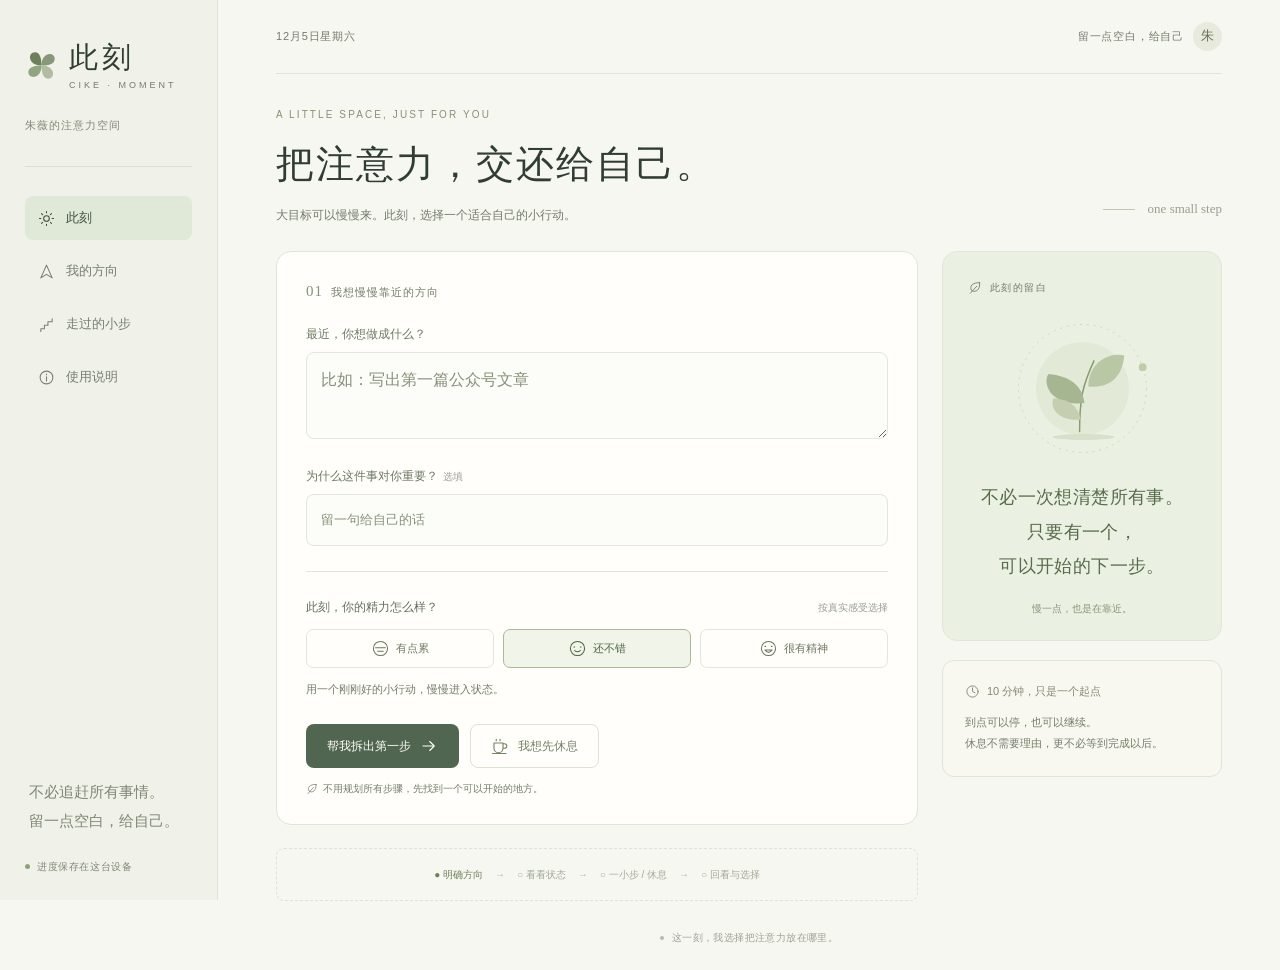
<file: index.html>
<!doctype html>
<html lang="zh-CN">
<head>
  <meta charset="utf-8"><meta name="viewport" content="width=device-width,initial-scale=1">
  <meta name="theme-color" content="#506650"><meta name="description" content="此刻，朱薇的注意力小工具。把目标变成现在能开始的一小步，也为休息留出位置。">
  <title>此刻 · 把注意力，交还给自己</title>
  <style>:root{--bg:#f7f7f2;--paper:#fffefb;--ink:#303d34;--muted:#7d8377;--green:#506650;--dark:#3d513e;--line:#e1e4d9;--pale:#eaf0e2;--peach:#efe6d8;--serif:Georgia,'Songti SC','STSong',serif;--sans:-apple-system,BlinkMacSystemFont,'PingFang SC','Microsoft YaHei',sans-serif}
*{box-sizing:border-box}body{margin:0;background:var(--bg);color:var(--ink);font:14px/1.7 var(--sans);-webkit-font-smoothing:antialiased}button,input,textarea,select{font:inherit}button,a,input,textarea{touch-action:manipulation}button{cursor:pointer}button:disabled{opacity:.45;cursor:default}button:focus-visible,a:focus-visible{outline:3px solid #a5b990;outline-offset:4px}input:focus,textarea:focus{outline:none;border-color:#879d76!important;box-shadow:0 0 0 3px #92a27a16}button{color:inherit}button svg{width:18px;height:18px;flex-shrink:0}svg{display:block}.shell{min-height:100vh;display:grid;grid-template-columns:218px minmax(0,1fr)}.sidebar{position:sticky;top:0;height:100vh;border-right:1px solid var(--line);padding:39px 25px 25px;display:flex;flex-direction:column;background:#f0f2e9}.brand{display:flex;align-items:center;gap:11px;font-size:29px;letter-spacing:4px;font-weight:550;line-height:1.25}.brand svg{width:33px;height:33px;color:var(--green)}.brand small{font-size:9px;letter-spacing:3px;color:var(--muted);display:block;font-weight:400;margin-top:5px}.space-owner{font-size:11px;letter-spacing:1px;color:#828877;margin-top:24px;padding-bottom:32px;border-bottom:1px solid #dce0d2}.nav{display:grid;gap:9px;margin-top:29px}.nav button{border:0;background:none;text-align:left;display:flex;align-items:center;gap:11px;border-radius:8px;padding:11px 13px;color:#777f71;font-size:13px}.nav button.active{background:#e0e8d8;color:#40523a;font-weight:550}.nav button:hover{background:#e6ecdf}.nav button svg{width:17px;height:17px}.side-bottom{margin-top:auto}.side-note{margin:20px 4px 23px;font-family:var(--serif);font-size:15px;line-height:1.9;color:#7d8773}.save-label{display:flex;align-items:center;gap:7px;font-size:10px;letter-spacing:.6px;color:#7f8777}.save-label i{width:5px;height:5px;background:#90a277;border-radius:50%}.save-label.error{color:#975e49}.main{width:100%;max-width:1320px;margin:auto;padding:0 58px 24px;align-self:start}.topbar{display:flex;align-items:center;justify-content:space-between;height:87px;border-bottom:1px solid var(--line);font-size:11px;color:var(--muted);letter-spacing:.8px}.topbar .right{display:flex;align-items:center;gap:9px}.avatar{height:29px;width:29px;border-radius:50%;background:#e8eadd;display:grid;place-items:center;color:#657256;font-family:var(--serif);font-size:13px}.welcome{padding:43px 0 30px;display:flex;justify-content:space-between;gap:24px;align-items:flex-end}.eyebrow{font-size:10px;letter-spacing:2.1px;color:#879174;text-transform:uppercase;margin-bottom:13px}.welcome h1{font-family:var(--serif);font-size:38px;font-weight:400;line-height:1.5;letter-spacing:2px;margin:0 0 12px}.welcome p{margin:0;color:var(--muted);font-size:12px}.edition{font-family:var(--serif);font-size:13px;color:#98a08e;white-space:nowrap;padding-bottom:5px;display:flex;align-items:center;gap:13px}.edition:before{content:'';width:32px;height:1px;background:#bfc7b5}.columns{display:grid;grid-template-columns:minmax(0,1fr) 280px;gap:24px;align-items:start}.card{background:var(--paper);border:1px solid var(--line);border-radius:15px;padding:27px 29px}.card-heading{display:flex;align-items:center;justify-content:space-between;gap:12px}.section-label{font-size:11px;letter-spacing:1px;color:#7e8776;display:flex;align-items:center;gap:8px}.section-label .number{font-family:var(--serif);color:#859776;font-size:15px}.section-label svg{width:14px;height:14px}.quiet{border:none;background:none;padding:4px 0;color:#839073;font-size:11px;display:inline-flex;align-items:center;gap:5px}.quiet:hover{color:#344c2d;text-decoration:underline}.quiet svg{width:13px;height:13px}.goal-title{font-size:19px;font-weight:450;margin:18px 0 7px;line-height:1.65;overflow-wrap:anywhere}.goal-why{color:var(--muted);font-size:12px;margin:0}.thin-rule{border:0;border-top:1px solid var(--line);margin:25px 0}.field{display:block;font-size:12px;color:#6c7863;margin:19px 0 8px}.field small{color:#9a9e94;font-size:10px;margin-left:5px;font-weight:400}textarea,input[type=text],input[type=number]{width:100%;border:1px solid #e3e6dc;border-radius:8px;background:#fcfcf8;color:var(--ink);padding:13px 14px;font-size:13px;transition:border .2s;line-height:1.8}textarea{resize:vertical;min-height:77px}textarea::placeholder,input::placeholder{color:#a6ad9c}.goal-input{font-size:16px;min-height:87px}.energy-header{display:flex;align-items:center;gap:7px;margin-bottom:12px;color:#64705e;font-size:12px}.energy-header span{font-size:10px;color:#999f93;margin-left:auto}.energy-options{display:flex;gap:9px}.energy{flex:1;display:flex;align-items:center;justify-content:center;gap:7px;border:1px solid #e3e6dc;background:transparent;border-radius:7px;padding:9px 5px;font-size:11px;white-space:nowrap;color:#828a78}.energy.selected{border-color:#aaba99;background:#f0f4e9;color:#526742}.energy svg{width:17px;height:17px}.energy-note{font-size:11px;color:#939b8a;margin:12px 0 0;min-height:19px}.actions{display:flex;align-items:center;flex-wrap:wrap;gap:11px;margin-top:25px}.primary,.secondary,.soft,.danger{border:1px solid transparent;border-radius:8px;display:inline-flex;align-items:center;justify-content:center;gap:9px;padding:11px 20px;font-size:12px;font-weight:500;min-height:43px;transition:background .2s,transform .15s}.primary{background:var(--green);color:#fffef9}.primary:hover{background:#3f563e;transform:translateY(-1px)}.secondary{border-color:#dce2d2;background:transparent;color:#738165}.secondary:hover{background:#f0f3e9}.soft{background:#edf1e5;color:#60764d}.soft:hover{background:#e2e9d7}.danger{background:#f6eae3;color:#965842}.wide{width:100%}.small{padding:7px 11px;min-height:32px;font-size:11px}.helper{font-size:10px;color:#9ba190;margin-top:12px;display:flex;gap:5px;align-items:center}.helper svg{width:12px;height:12px}.right-col{display:grid;gap:19px}.breathing-card{padding:27px 25px 23px;background:#eaf0e2;border:1px solid #e1e7d8;border-radius:15px;overflow:hidden;position:relative}.breathing-card .section-label{font-size:10px;letter-spacing:1.4px}.garden{height:160px;position:relative;display:grid;place-items:center;margin:10px 0 14px}.garden svg{width:165px;height:165px;overflow:visible}.garden .halo{transform-origin:center;animation:breathe 8s ease-in-out infinite}.garden .sprout{transform-origin:80px 125px;animation:sway 10s ease-in-out infinite}.breathing-card blockquote{font-family:var(--serif);font-size:18px;line-height:1.9;font-weight:400;text-align:center;margin:0;color:#596b4b;letter-spacing:.4px}.breathing-card p{font-size:10px;text-align:center;color:#879578;margin:17px 0 0}.margin-note{border:1px solid var(--line);border-radius:12px;padding:21px 22px;background:#f8f8f1}.margin-note .mini-title{font-size:11px;display:flex;gap:7px;color:#83896f;align-items:center}.margin-note svg{width:15px;height:15px}.margin-note p{font-size:11px;line-height:1.95;color:#959b8a;margin:11px 0 0}.path-strip{margin-top:23px;display:flex;align-items:center;justify-content:center;gap:12px;font-size:10px;color:#a3aa99;padding:17px 10px;border:1px dashed #dee3d4;border-radius:8px}.path-strip span{display:flex;align-items:center;gap:6px}.path-strip .current{color:#6e8258}.path-strip i{font-style:normal;color:#b1b8a7}.footnote{display:flex;align-items:center;gap:8px;justify-content:center;font-size:10px;color:#9ca393;margin-top:28px;letter-spacing:.4px}.footnote:before{content:'';width:4px;height:4px;border-radius:50%;background:#b4bba9}.draft-card{margin-top:22px;background:#f4f6ef;padding:21px 23px;border-radius:11px;border:1px solid #e2e8d8}.draft-top{display:flex;align-items:center;justify-content:space-between;gap:10px}.pill{font-size:10px;color:#7f906e;background:#e8eedf;border-radius:20px;padding:3px 9px;white-space:nowrap}.draft-card h2{font-family:var(--serif);font-size:23px;line-height:1.6;letter-spacing:.5px;font-weight:400;margin:15px 0 13px;overflow-wrap:anywhere}.criterion{padding-top:14px;border-top:1px solid #dfe5d7;font-size:12px;color:#829071;line-height:1.9}.criterion strong{display:block;color:#6f7e60;font-size:10px;font-weight:500;margin-bottom:3px}.draft-tools{display:flex;gap:20px;margin-top:13px}.focus-card{text-align:center;padding:25px 32px 30px}.focus-card h2{font:400 26px/1.65 var(--serif);margin:22px 0 11px;overflow-wrap:anywhere}.focus-card .criterion{border:0;max-width:450px;margin:auto;padding:0}.timer-wrap{width:220px;height:220px;margin:25px auto 17px;position:relative}.timer-wrap>svg{width:100%;height:100%;transform:rotate(-90deg)}.timer-track{fill:none;stroke:#edf0e7;stroke-width:2}.timer-progress{fill:none;stroke:#91a17c;stroke-width:2.5;stroke-linecap:round;transition:stroke-dashoffset .4s}.timer-content{position:absolute;inset:0;display:flex;flex-direction:column;align-items:center;justify-content:center}.time{font:400 49px/1.2 var(--serif);font-variant-numeric:tabular-nums;letter-spacing:2px;color:#526448}.timer-status{margin-top:10px;font-size:11px;letter-spacing:1px;color:#9aa18c}.focus-card .actions{justify-content:center;margin-top:17px}.focus-subactions{display:flex;justify-content:center;flex-wrap:wrap;gap:23px;margin-top:17px}.checkin{border-radius:9px;padding:12px 16px;background:#eff3e7;color:#778763;font-size:12px;margin:16px 0}.scratch{margin-top:12px;min-height:117px;background:transparent;font-size:11px}.scratch-label{font-size:10px;color:#a4aa9b;margin-top:5px}.review-icon{width:48px;height:48px;background:#e9f0dd;border-radius:50%;display:grid;place-items:center;margin:8px auto 20px;color:#809768}.review-icon svg{width:23px;height:23px}.review-title{font:400 28px/1.6 var(--serif);text-align:center;margin:0 0 11px}.review-subtitle{text-align:center;color:#9aa18f;font-size:12px;margin-bottom:27px}.recommendation{margin-top:21px;padding:15px 16px;background:#f3f5ec;border-radius:9px;color:#7b8b67;font-size:12px;line-height:1.9}.rest-options{display:grid;grid-template-columns:1fr 1fr;gap:10px;margin:22px 0}.rest-choice{background:#f7f8f0;border:1px solid #e3e9d9;border-radius:10px;display:flex;flex-direction:column;align-items:flex-start;text-align:left;padding:16px;gap:6px}.rest-choice:hover{border-color:#a5b58e;background:#eff4e5}.rest-choice strong{font-size:13px;font-weight:500}.rest-choice span{font-size:11px;color:#94a081}.page-head{display:flex;align-items:center;justify-content:space-between;margin:43px 0 27px;gap:15px}.page-head h1{font:400 32px/1.5 var(--serif);margin:0 0 9px;letter-spacing:1px}.page-head p{color:#939c88;font-size:12px;margin:0}.list{display:grid;gap:15px}.goal-item{padding:23px 25px}.goal-item h2{font-size:17px;font-weight:450;margin:7px 0;overflow-wrap:anywhere}.goal-item p{font-size:12px;color:#8d977f;margin:0;overflow-wrap:anywhere}.goal-item .actions{margin-top:17px}.goal-item.archived{opacity:.65}.empty{padding:52px 35px;text-align:center;background:var(--paper);border:1px dashed #dce4d3;border-radius:15px}.empty svg{width:37px;height:37px;margin:auto;color:#aab797}.empty h2{font:400 23px/1.6 var(--serif);margin:20px 0 12px}.empty p{color:#969f8a;font-size:12px;margin-bottom:22px}.history-day{font-size:11px;color:#89987a;letter-spacing:1px;margin:24px 0 13px}.history-item{border-left:1px solid #d8e1ce;margin-left:10px;padding:0 0 24px 26px;position:relative}.history-item:before{content:'';position:absolute;width:7px;height:7px;border-radius:50%;background:#a3b291;left:-4px;top:9px}.history-meta{font-size:10px;color:#a1aa97;display:flex;gap:12px;align-items:center;flex-wrap:wrap}.history-item h3{font-size:14px;font-weight:400;margin:6px 0 7px;overflow-wrap:anywhere}.history-item p{font-size:11px;color:#8d987e;margin:4px 0;overflow-wrap:anywhere}.about{max-width:780px}.about h2{font:400 21px/1.6 var(--serif);margin-top:0}.about p,.about li{color:#839075;font-size:12px;line-height:2}.about section{margin-bottom:20px}.about a{color:#6e8655;text-underline-offset:3px}.about .actions{margin-top:17px}.inline-fields{display:flex;align-items:center;gap:12px}.inline-fields input[type=number]{width:90px}.session-reminder{margin-bottom:20px;border:1px solid #cedac2;background:#edf3e5;border-radius:9px;padding:13px 17px;display:flex;justify-content:space-between;align-items:center;color:#6c8058;font-size:12px;gap:10px}.closed-card{text-align:center;padding:55px 28px}.closed-card h2{font:400 30px/1.7 var(--serif);margin:0 0 15px}.closed-card p{font-size:12px;color:#89977a}.closed-card .actions{justify-content:center}.resume-banner{padding:12px 15px;border-radius:8px;background:#eef3e6;color:#7f8f6e;font-size:11px;margin-bottom:18px}dialog{border:1px solid #dce4d1;border-radius:17px;background:var(--paper);color:var(--ink);padding:31px;max-width:500px;width:calc(100% - 32px);box-shadow:0 25px 90px #33432b26}dialog::backdrop{background:#303b304d;backdrop-filter:blur(4px)}dialog h2{font:400 25px/1.5 var(--serif);margin:0 0 13px}dialog p{font-size:12px;color:#8a977d}dialog .close-modal{position:absolute;right:16px;top:13px;border:0;background:transparent;color:#98a28b;font-size:22px;padding:4px 9px}dialog .actions{justify-content:flex-end}dialog .dialog-note{font-size:11px;margin:14px 0 0}#toast{position:fixed;bottom:26px;left:50%;transform:translate(-50%,10px);background:#465b42;color:white;padding:11px 21px;border-radius:9px;font-size:12px;z-index:20;opacity:0;pointer-events:none;transition:all .2s;max-width:90vw;text-align:center}#toast.show{opacity:1;transform:translate(-50%,0)}.storage-warning{border:1px solid #e1c8b7;background:#fcf2e8;color:#936d4f;padding:12px 16px;margin:20px 0;border-radius:9px;font-size:12px}.visually-hidden{position:absolute;width:1px;height:1px;padding:0;overflow:hidden;clip:rect(0,0,0,0);white-space:nowrap}.result-note{font-size:12px;padding:17px;background:#f1f5e8;border-radius:9px;color:#71835e;line-height:1.9}.minute-input{max-width:95px}.session-goal{font-size:11px;color:#94a084;overflow-wrap:anywhere}.toggle-archive{margin-top:21px}.subtitle-warning{font-size:11px;color:#a5876b}.review-note{min-height:62px}.divider-row{display:flex;align-items:center;gap:15px;justify-content:space-between}.divider-row .quiet{white-space:nowrap}.pill.rest{background:#e7eddf}.pill.partial{background:#f1eada;color:#aa9475}.hidden{display:none!important}@keyframes breathe{0%,100%{opacity:.55;transform:scale(.94)}50%{opacity:1;transform:scale(1.03)}}@keyframes sway{0%,100%{transform:rotate(-2deg)}50%{transform:rotate(2deg)}}
@media(min-width:1500px){.main{padding-left:75px;padding-right:75px}.columns{grid-template-columns:minmax(0,1fr) 300px}.welcome{padding-top:50px}.welcome h1{font-size:43px}}
@media(max-width:1150px){.main{padding:0 32px 25px}.shell{grid-template-columns:192px minmax(0,1fr)}.sidebar{padding:31px 20px 24px}.columns{grid-template-columns:minmax(0,1fr) 245px;gap:18px}.card{padding:23px}.welcome h1{font-size:34px}.edition{display:none}.energy-options{gap:5px}.energy{font-size:10px;gap:4px}.breathing-card{padding:24px 17px}.breathing-card blockquote{font-size:16px}}
@media(max-width:960px){.columns{grid-template-columns:1fr}.right-col{grid-template-columns:1fr 1fr}.breathing-card{padding:23px}.garden{display:none}.breathing-card blockquote{font-size:15px;margin-top:21px}.breathing-card p{margin-top:12px}.margin-note{padding:23px}.side-note{font-size:13px}.welcome h1{font-size:35px}}
@media(max-width:650px){.shell{display:block}.sidebar{position:fixed;top:auto;bottom:0;z-index:5;height:auto;width:100%;padding:6px 12px calc(7px + env(safe-area-inset-bottom));border-top:1px solid #dce3d2;border-right:0;background:#f2f4eccf;backdrop-filter:blur(16px)}.brand,.space-owner,.side-bottom{display:none}.nav{display:flex;margin:0;gap:5px;justify-content:space-around}.nav button{display:flex;flex-direction:column;gap:3px;font-size:10px;padding:7px 10px;flex:1;align-items:center;white-space:nowrap}.nav button svg{width:18px;height:18px}.main{padding:0 21px 108px}.topbar{height:64px;font-size:10px;letter-spacing:0}.topbar .right{font-size:10px}.welcome{padding:28px 0 24px}.welcome h1{font-size:32px;letter-spacing:1px;margin-bottom:10px}.welcome p{font-size:11px;line-height:1.9}.welcome .eyebrow{font-size:9px;margin-bottom:10px}.card{padding:21px 20px;border-radius:12px}.energy{font-size:11px;padding:9px 4px}.energy-header span{font-size:9px}.actions{gap:9px}.primary,.secondary,.soft{padding:11px 14px;font-size:12px}.right-col{grid-template-columns:1fr}.right-col .breathing-card{display:none}.margin-note{padding:17px 20px}.margin-note p{margin-top:7px}.path-strip{gap:7px;padding:14px 5px;font-size:9px;flex-wrap:wrap}.goal-input{font-size:14px}.footnote{font-size:9px;margin-top:20px}.draft-card{padding:19px;margin-top:20px}.draft-card h2{font-size:22px}.focus-card{padding:24px 20px}.focus-card h2{font-size:25px}.timer-wrap{width:196px;height:196px;margin-top:23px}.time{font-size:45px}.focus-subactions{gap:18px}.page-head{margin:30px 0 22px;align-items:flex-start}.page-head h1{font-size:28px}.page-head p{font-size:11px}.page-head .primary{padding:8px 12px;min-height:35px;white-space:nowrap}.page-head .primary svg{display:none}.rest-options{grid-template-columns:1fr 1fr}.rest-choice{padding:13px}.rest-choice strong{font-size:12px}dialog{padding:26px 23px}.review-title{font-size:27px}.goal-title{font-size:18px}.inline-fields{flex-wrap:wrap}#toast{bottom:90px}}
@media(prefers-reduced-motion:reduce){*,*:before,*:after{animation:none!important;transition:none!important;scroll-behavior:auto!important}}

/* Readable secondary copy and a quieter focus header. */
:root{--muted:#737b6b}.goal-why,.energy-note,.criterion,.recommendation,.margin-note p,.review-subtitle,.section-label,.helper,.about p,.about li{color:#737e68}.topbar{height:74px}.welcome{padding-top:32px;padding-bottom:26px}.welcome.compact{padding:24px 0 20px}.welcome.compact h1{font-size:25px;letter-spacing:1px;margin:0}.welcome.compact .eyebrow,.welcome.compact p,.welcome.compact .edition{display:none}.focus-card h2{margin-top:17px}.timer-wrap{margin-top:19px;margin-bottom:13px}.energy{color:#6d785e}.quiet{color:#6f805e}.scratch-label{color:#78876a}.goal-input::placeholder,input::placeholder,textarea::placeholder{color:#86917b}.history-meta{color:#79876c}.history-item p{color:#737e68}.review-subtitle{overflow-wrap:anywhere}.modal .field{color:#6e785f}@media(max-width:650px){.topbar{height:62px}.welcome{padding-top:25px}.welcome.compact{padding:22px 0 18px}.welcome.compact h1{font-size:23px}.welcome.compact+.columns .focus-card{padding-top:21px}}

.review-title,.draft-card h2,.focus-card h2{text-wrap:balance}@media(max-width:650px){.welcome:not(.compact) .headline-first{display:block}.review-title{font-size:25px}.welcome h1{font-size:30px}}
</style>
</head>
<body>
  <div id="app"><p style="padding:32px">正在打开此刻。如果页面未加载，<a href="../此刻.html">点这里打开完整版本</a>。</p></div><div id="toast" role="status" aria-live="polite"></div>
  <dialog id="modal" aria-labelledby="modal-title"></dialog>
  <input id="import-file" type="file" accept="application/json,.json" hidden>
  <script>(function (root) {
  'use strict';
  const uid = () => globalThis.crypto?.randomUUID?.() || `c${Date.now()}${Math.random().toString(36).slice(2)}`;
  const initial = () => ({ version: 1, owner: '朱薇', goals: [], activeGoalId: null, energy: 'steady', draft: null, session: null, suspended: null, review: null, history: [], scratch: '' });
  const recipes = [
    { key: /文章|写作|公众号|小红书|文案|报告|论文|日记|写/, steps: [
      ['写下想传达的 3 个要点', '每个要点只写一句话，先不润色。'],
      ['为其中 1 个要点补一个例子', '留下一段具体的例子或素材，几句话就够。'],
      ['把这个要点写成一小段', '写出一个可读的段落，允许它不完美。'],
      ['读一遍已有内容，只改一处', '修正一个不清楚的地方，再写下下次从哪里接着写。']
    ] },
    { key: /学习|学会|阅读|读书|课程|英语|考试|读完|看书/, steps: [
      ['选一小段内容，带着一个问题开始', '选好一页或一段课程，写下你想弄懂的 1 个问题。'],
      ['读或看这一小段，记下 3 个关键词', '只处理刚才选定的内容，留下 3 个关键词。'],
      ['用自己的话解释一个知识点', '不看原文，写出 2～3 句自己的理解。'],
      ['试做 1 道题，或举 1 个例子', '记录一次尝试，并标出一个还不清楚的地方。']
    ] },
    { key: /产品|工具|网站|网页|程序|代码|开发|应用|设计|方案|项目/, steps: [
      ['写下这个想法要解决的 3 个问题', '每个问题一句话，只写问题，不做排版。'],
      ['选最重要的 1 个问题，画出最短流程', '用 3 个步骤写清楚：从哪里开始、做什么、得到什么。'],
      ['给第一步做一个最粗糙的草稿', '留下一个草图、一段文字或一个能试的小片段。'],
      ['试一遍草稿，记下 1 个要改的地方', '记录一个具体问题，以及下次可以动手修改的位置。']
    ] },
    { key: /整理|收拾|清理|收纳|房间|文件|桌面|资料/, steps: [
      ['圈定一个小角落，只处理 5 件东西', '选一个抽屉、文件夹或桌面区域，先辨认 5 件物品。'],
      ['给这 5 件东西决定去处', '分成保留、待处理、可以移走；不确定的先留下。'],
      ['把需要保留的东西放回合适位置', '收好一小组即可，不扩大到其他区域。'],
      ['留一个方便下次开始的入口', '标记下次整理的一个小区域，然后停下来看看。']
    ] },
    { key: /运动|健身|散步|瑜伽|锻炼|跑步/, steps: [
      ['为一次轻松的活动准备好环境', '选好位置，放好水和需要的用品。'],
      ['按舒服的节奏活动一小会儿', '选一个熟悉且舒适的动作，感觉不适就停止。'],
      ['放慢下来，感受此刻的状态', '写下现在的身体感受，再决定今天是否到这里。']
    ] }
  ];
  function suggest(goal, energy = 'steady', index = 0, level = 0) {
    const title = goal.title.trim();
    const recipe = recipes.find(r => r.key.test(title));
    const generic = [
      ['写下这个目标完成时会是什么样', '写出一个具体结果，以及现在已经有的一个条件。'],
      ['找出离这个结果最近的一小步', '写清楚一个动作和它的结束点，只选你现在能动手的部分。'],
      ['动手做刚才选定的第一小段', '留下一个看得见的结果：一句话、一张草图或一次尝试。'],
      ['看一眼已有结果，选一个可调整的地方', '写下一个具体改动，作为下次的起点。']
    ];
    const steps = recipe?.steps || generic;
    const step = steps[Math.min(index, steps.length - 1)];
    let action = step[0], doneWhen = step[1], minutes = energy === 'low' ? 5 : 10;
    if (level === 1) { action = `先为「${step[0]}」留下一行草稿`; doneWhen = '只写一句话或留下一个标记。不完整也可以，到这里就能停。'; minutes = 5; }
    if (level >= 2) { action = '只打开需要用到的东西，找到开始的位置'; doneWhen = `为「${title}」打开一份文档、材料或准备一个位置，找到第一个可以动手的点。`; minutes = 2; }
    return { id: uid(), goalId: goal.id, title: action, doneWhen, minutes, level, template: true };
  }
  function elapsed(s, now = Date.now()) { return Math.max(0, s.elapsedMs + (s.status === 'running' ? Math.max(0, now - s.startedAt) : 0)); }
  function reconcile(s, now = Date.now()) {
    if (s?.status === 'running' && elapsed(s, now) >= s.plannedSeconds * 1000) {
      s.elapsedMs = s.plannedSeconds * 1000; s.startedAt = null; s.status = 'checkin';
      return true;
    }
    return false;
  }
  function pause(s, now = Date.now()) {
    if (s.status !== 'running') return;
    if (reconcile(s, now)) return;
    s.elapsedMs = elapsed(s, now); s.startedAt = null; s.status = 'paused';
  }
  function start(s, now = Date.now()) { if (s.status === 'ready' || s.status === 'paused') { s.status = 'running'; s.startedAt = now; } }
  function extend(s, minutes = 5, now = Date.now()) { s.plannedSeconds += minutes * 60; s.status = 'running'; s.startedAt = now; }
  function makeSession(draft, kind = 'action') {
    return { id: uid(), kind, goalId: draft.goalId || null, title: draft.title, doneWhen: draft.doneWhen, plannedSeconds: draft.minutes * 60, elapsedMs: 0, startedAt: null, status: 'ready', level: draft.level || 0 };
  }
  function finish(state, outcome, now = Date.now()) {
    const s = state.session;
    if (!s) return;
    reconcile(s, now);
    const event = { id: s.id, kind: s.kind, title: s.title, goalId: s.goalId, doneWhen: s.doneWhen, elapsedMs: elapsed(s, now), outcome, at: new Date(now).toISOString(), energy: state.energy, note: '' };
    state.history.unshift(event);
    if (s.kind === 'action' && outcome === 'complete') { const g = state.goals.find(g => g.id === s.goalId); if (g) g.nextIndex++; }
    state.review = { eventId: event.id, kind: s.kind, outcome, title: s.title, goalId: s.goalId, level: s.level };
    state.session = null; state.draft = null;
    return event;
  }
  function beginRest(state, title, minutes, now = Date.now()) {
    if (state.session?.kind === 'rest') return false;
    if (state.session) { pause(state.session, now); state.suspended = state.session; }
    state.review = null;
    state.session = makeSession({ title, doneWhen: '给自己一点空间。觉得休息够了，随时可以结束。', minutes }, 'rest');
    start(state.session, now); return true;
  }
  function resumeSuspended(state) {
    if (!state.suspended) return false;
    state.session = state.suspended; state.suspended = null; state.review = null;
    return true;
  }
  function validState(s) {
    const string = (v, max = 5000) => typeof v === 'string' && v.length <= max;
    const finite = v => Number.isFinite(v) && v >= 0;
    const sessionOK = x => x === null || (x && string(x.id, 100) && ['action','rest'].includes(x.kind) && string(x.title) && string(x.doneWhen) && finite(x.elapsedMs) && finite(x.plannedSeconds) && x.plannedSeconds > 0 && ['ready','running','paused','checkin'].includes(x.status) && (x.status !== 'running' || finite(x.startedAt)));
    return !!(s && s.version === 1 && string(s.owner, 40) && ['low','steady','high'].includes(s.energy) && string(s.scratch, 20000) && Array.isArray(s.goals) && s.goals.length <= 1000 && s.goals.every(g => g && string(g.id,100) && string(g.title,300) && string(g.why,1000) && Number.isInteger(g.nextIndex) && g.nextIndex >= 0) && Array.isArray(s.history) && s.history.length <= 20000 && s.history.every(e => e && string(e.id,100) && string(e.title) && ['action','rest'].includes(e.kind) && finite(e.elapsedMs) && ['complete','partial','stuck','ended','rested'].includes(e.outcome) && string(e.at,100) && !isNaN(Date.parse(e.at)) && string(e.note || '')) && sessionOK(s.session) && sessionOK(s.suspended) && (s.draft === null || (s.draft && string(s.draft.title) && string(s.draft.doneWhen) && Number.isInteger(s.draft.minutes) && s.draft.minutes >= 1 && s.draft.minutes <= 60)) && (s.review === null || (s.review && string(s.review.eventId,100) && string(s.review.title) && ['action','rest'].includes(s.review.kind))));
  }
  const api = { uid, initial, suggest, elapsed, reconcile, pause, start, extend, makeSession, finish, beginRest, resumeSuspended, validState };
  if (typeof module !== 'undefined' && module.exports) module.exports = api;
  else root.CikeCore = api;
})(globalThis);
</script><script>(() => {
  'use strict';
  const C = CikeCore, KEY = 'cike.personal.v1';
  const $ = sel => document.querySelector(sel);
  const esc = value => String(value ?? '').replace(/[&<>"']/g, c => ({'&':'&amp;','<':'&lt;','>':'&gt;','"':'&quot;',"'":'&#39;'}[c]));
  let state = C.initial(), view = 'now', closed = false, showArchived = false, storageError = '', toastTimer;
  try { const raw = localStorage.getItem(KEY); if (raw) { const saved = JSON.parse(raw); if (!C.validState(saved)) throw Error('invalid'); state = saved; } }
  catch { storageError = '暂时无法读取已存进度。为保护原数据，本次不会自动覆盖；请先导出备份，或换回原来使用的浏览器。'; }
  let readError = !!storageError;
  const icons = {
    sun:'<circle cx="12" cy="12" r="4"/><path d="M12 2v2m0 16v2M2 12h2m16 0h2M5 5l1.5 1.5m11 11L19 19M5 19l1.5-1.5m11-11L19 5"/>',
    direction:'<path d="m12 3 8 18-8-5-8 5 8-18Z"/>',
    leaf:'<path d="M20 3C8 2 2 9 6 16c7 5 15-1 14-13Z"/><path d="m4 21 11-12"/>',
    steps:'<path d="M4 18h5v-5h5V8h6M4 22v-4M20 4v4"/>',
    info:'<circle cx="12" cy="12" r="9"/><path d="M12 11v6m0-10v1"/>',
    arrow:'<path d="M4 12h15m-6-6 6 6-6 6"/>',
    plus:'<path d="M12 5v14M5 12h14"/>',
    edit:'<path d="m4 16-1 5 5-1L20 8l-4-4L4 16ZM13 7l4 4"/>',
    play:'<path d="m8 4 12 8-12 8V4Z"/>',
    pause:'<path d="M8 5v14M16 5v14"/>',
    check:'<path d="m5 12 4 4L20 5"/>',
    cup:'<path d="M4 8h12v7a6 6 0 0 1-12 0V8Zm12 1h2a3 3 0 0 1 0 6h-2M7 3v2m5-2v2M2 22h18"/>',
    low:'<path d="M5 11h14M8 16h8"/><circle cx="12" cy="12" r="10"/>',
    steady:'<path d="M7 10h1m8 0h1M8 15q4 3 8 0"/><circle cx="12" cy="12" r="10"/>',
    high:'<path d="M7 9h1m8 0h1M7 14q5 7 10 0Z"/><circle cx="12" cy="12" r="10"/>',
    clock:'<circle cx="12" cy="12" r="9"/><path d="M12 6v6l4 2"/>',
    lock:'<rect x="5" y="10" width="14" height="11" rx="2"/><path d="M8 10V6a4 4 0 0 1 8 0v4M12 14v3"/>',
    download:'<path d="M12 3v12m-5-5 5 5 5-5M4 16v5h16v-5"/>',
    back:'<path d="M20 12H5m6-6-6 6 6 6"/>',
    split:'<path d="M12 21v-7M5 3v4a7 7 0 0 0 7 7 7 7 0 0 0 7-7V3M2 6l3-3 3 3m8 0 3-3 3 3"/>'
  };
  const icon = name => `<svg viewBox="0 0 24 24" fill="none" stroke="currentColor" stroke-width="1.5" stroke-linecap="round" stroke-linejoin="round" aria-hidden="true">${icons[name] || icons.leaf}</svg>`;
  const mark = `<svg viewBox="0 0 40 40" fill="none" aria-hidden="true"><path d="M20 20C3 20 3 4 12 4c7 0 8 10 8 16Z" fill="#6d805b"/><path d="M20 20c0-17 16-17 16-8 0 7-10 8-16 8Z" fill="#879779"/><path d="M20 20c17 0 17 16 8 16-7 0-8-10-8-16Z" fill="#b1bca0"/><path d="M20 20c0 17-16 17-16 8 0-7 10-8 16-8Z" fill="#93a580"/></svg>`;
  function persist() {
    if (readError) return;
    try { localStorage.setItem(KEY, JSON.stringify(state)); storageError = ''; }
    catch { storageError = '浏览器暂时无法保存。请在「使用说明」中导出备份，避免关闭页面后丢失进度。'; }
  }
  function toast(message) { $('#toast').textContent = message; $('#toast').classList.add('show'); clearTimeout(toastTimer); toastTimer = setTimeout(() => $('#toast').classList.remove('show'), 3500); }
  const goal = id => state.goals.find(g => g.id === (id || state.activeGoalId));
  const dateText = () => new Intl.DateTimeFormat('zh-CN', {month:'long',day:'numeric',weekday:'long'}).format(new Date());
  const energyText = {low:'有点累',steady:'还不错',high:'很有精神'};
  const energyNotes = {low:'那就再小一点，或者先休息。两种选择都很好。',steady:'用一个刚刚好的小行动，慢慢进入状态。',high:'有精力，也只需要专注于眼前的一步。'};
  function energyPicker() { return `<div class="energy-header">此刻，你的精力怎么样？<span>按真实感受选择</span></div><div class="energy-options" role="group" aria-label="当前精力">${Object.keys(energyText).map(e => `<button type="button" class="energy ${state.energy===e?'selected':''}" aria-pressed="${state.energy===e}" data-action="energy" data-value="${e}">${icon(e)}${energyText[e]}</button>`).join('')}</div><p class="energy-note">${energyNotes[state.energy]}</p>`; }
  function sideContent(focus = false) { return `<aside class="right-col"><div class="breathing-card"><div class="section-label">${icon('leaf')} 此刻的留白</div><div class="garden"><svg viewBox="0 0 170 170" fill="none" aria-hidden="true"><circle class="halo" cx="85" cy="85" r="66" stroke="#cdd8bd" stroke-dasharray="2 5"/><circle cx="85" cy="85" r="48" fill="#e2ead7"/><circle cx="147" cy="63" r="4" fill="#c0cba7"/><g class="sprout"><path d="M82 130c0-35 3-48 15-74" stroke="#899a70" stroke-width="1.5"/><path d="M87 100C53 104 43 80 50 70c22 2 35 12 37 30Z" fill="#a6b691"/><path d="M91 83c0-26 23-36 37-32-2 24-17 34-37 32Z" fill="#bac7a4"/><path d="M83 117c-23 2-32-12-28-22 17 1 26 9 28 22Z" fill="#c5cfb0"/></g><ellipse cx="86" cy="135" rx="32" ry="3" fill="#d7e0ca"/></svg></div><blockquote>不必一次想清楚所有事。<br>只要有一个，<br>可以开始的下一步。</blockquote><p>慢一点，也是在靠近。</p></div><div class="margin-note">${focus ? `<div class="mini-title">${icon('edit')} 暂存一个念头</div><p>分心时先放在这里，等会儿再照顾它。</p><label class="visually-hidden" for="scratch">暂存念头</label><textarea id="scratch" class="scratch" maxlength="20000" placeholder="突然想起的事，不用现在处理……">${esc(state.scratch)}</textarea><div class="scratch-label">随输入保存</div>` : `<div class="mini-title">${icon('clock')} 10 分钟，只是一个起点</div><p>到点可以停，也可以继续。<br>休息不需要理由，更不必等到完成以后。</p>`}</div></aside>`; }
  function pathStrip(stage) { return `<div class="path-strip" aria-label="此刻的过程">${['明确方向','看看状态','一小步 / 休息','回看与选择'].map((x,i) => `${i?'<i>→</i>':''}<span class="${stage===i?'current':''}">${i===stage?'●':'○'} ${x}</span>`).join('')}</div>`; }
  function welcome() { return `<header class="welcome ${state.session ? 'compact' : ''}"><div><div class="eyebrow">A LITTLE SPACE, JUST FOR YOU</div><h1><span class="headline-first">把注意力，</span>交还给自己。</h1><p>大目标可以慢慢来。此刻，选择一个适合自己的小行动。</p></div><div class="edition">one small step</div></header>`; }
  function setupView() {
    const g = goal();
    return `${welcome()}<div class="columns"><div><section class="card"><div class="card-heading"><div class="section-label"><span class="number">01</span> 我想慢慢靠近的方向</div>${g?`<button class="quiet" data-action="edit-goal" data-id="${esc(g.id)}">${icon('edit')}修改</button>`:''}</div>${g ? `<h2 class="goal-title">${esc(g.title)}</h2><p class="goal-why">${esc(g.why || '方向在这里，不用一口气走完。')}</p>` : `<form id="goal-form"><label class="field" for="goal-title">最近，你想做成什么？</label><textarea id="goal-title" name="title" class="goal-input" required maxlength="300" placeholder="比如：写出第一篇公众号文章"></textarea><label class="field" for="goal-why">为什么这件事对你重要？<small>选填</small></label><input id="goal-why" name="why" type="text" maxlength="1000" placeholder="留一句给自己的话"></form>`}<hr class="thin-rule">${energyPicker()}${state.draft && g ? draftView() : `<div class="actions"><button class="primary" ${g?'data-action="suggest"':'type="submit" form="goal-form"'}>帮我拆出${g&&g.nextIndex?'下一步':'第一步'} ${icon('arrow')}</button><button class="secondary" data-action="rest">${icon('cup')} 我想先休息</button></div><div class="helper">${icon('leaf')} 不用规划所有步骤，先找到一个可以开始的地方。</div>`}</section>${pathStrip(state.draft?2:0)}</div>${sideContent()}</div>`;
  }
  function draftView() { const d = state.draft; return `<div class="draft-card"><div class="draft-top"><div class="section-label">你的下一小步</div><span class="pill">约 ${d.minutes} 分钟</span></div><h2>${esc(d.title)}</h2><div class="criterion"><strong>做到这里，就可以停</strong>${esc(d.doneWhen)}</div><div class="draft-tools"><button class="quiet" data-action="edit-draft">${icon('edit')}我来改一改</button><button class="quiet" data-action="smaller" ${d.level>=2?'disabled':''}>${icon('split')}${d.level>=2?'已经拆到最小起点':'还是有点大，再拆小'}</button></div></div><div class="actions"><button class="primary" data-action="start-action">${icon('play')}就从这一小步开始</button><button class="secondary" data-action="rest">${icon('cup')}先休息也可以</button></div><div class="helper">${d.template?'本地模板建议 · 可以按你的实际情况修改':'按你的想法调整好了，准备好就开始。'}</div>`; }
  function focusView() {
    const s = state.session, isRest = s.kind==='rest', check = s.status==='checkin';
    return `${welcome()}<div class="columns"><div><section class="card focus-card"><div class="card-heading"><div class="section-label">${icon(isRest?'cup':'sun')}${isRest?'休息，也是一种行动':'此刻，只做这一件'}</div><span class="pill">${isRest?'给自己一点空白':'按自己的节奏'}</span></div>${goal(s.goalId)&&!isRest?`<p class="session-goal">朝着「${esc(goal(s.goalId).title)}」</p>`:''}<h2>${esc(s.title)}</h2><div class="criterion"><strong>${isRest?'此刻的许可':'做到这里，就可以停'}</strong>${esc(s.doneWhen)}</div><div class="timer-wrap"><svg viewBox="0 0 220 220" aria-hidden="true"><circle class="timer-track" cx="110" cy="110" r="100"/><circle id="timer-progress" class="timer-progress" cx="110" cy="110" r="100" stroke-dasharray="628.319" stroke-dashoffset="0"/></svg><div class="timer-content"><div class="time" id="timer-time">${timerText(s)}</div><div class="timer-status" id="timer-status">${statusText(s)}</div></div></div>${check?`<div class="checkin" role="status">时间到，只是邀请你回看一下。<br>${isRest?'还想多歇一会儿，完全可以。':'这一步是否完成，由你决定。'}</div>`:''}<div class="actions">${check?`<button class="secondary" data-action="extend">${icon('plus')}再给自己 5 分钟</button>`:`<button class="secondary" data-action="toggle-timer">${icon(s.status==='running'?'pause':'play')}${s.status==='running'?'暂停一下':s.status==='ready'?'开始':'继续计时'}</button>`}<button class="primary" data-action="finish" data-value="${isRest?'rested':'complete'}">${icon('check')}${isRest?'休息好了，看看状态':'这一步完成了'}</button></div><div class="focus-subactions">${isRest?'':`<button class="quiet" data-action="rest">${icon('cup')}我想休息</button><button class="quiet" data-action="finish" data-value="stuck">${icon('split')}卡住了，再拆小</button>`}<button class="quiet" data-action="finish" data-value="${isRest?'rested':'partial'}">${isRest?'结束这次休息':'做了一点，先停下'}</button></div></section>${pathStrip(2)}</div>${sideContent(true)}</div>`;
  }
  function statusText(s) { return s.status==='running'?(s.kind==='rest'?'好好休息，就很好':'慢慢来，专注于这一小步'):s.status==='checkin'?'可以停下来看看了':s.status==='ready'?'准备好了，再开始':'已暂停 · 不用着急'; }
  function timerText(s) { const seconds = Math.max(0, Math.ceil((s.plannedSeconds * 1000 - C.elapsed(s))/1000)); return `${String(Math.floor(seconds/60)).padStart(2,'0')}:${String(seconds%60).padStart(2,'0')}`; }
  function updateTimer() { const s = state.session; if (!s) { document.title = '此刻 · 把注意力，交还给自己'; return; } const changed = C.reconcile(s); if (changed) { persist(); render(); document.title = '此刻 · 停下来看看也很好'; return; } if ($('#timer-time')) { $('#timer-time').textContent = timerText(s); $('#timer-progress').style.strokeDashoffset = 628.319 * Math.min(1,C.elapsed(s)/(s.plannedSeconds*1000)); } document.title = s.status==='running'?`${timerText(s)} · ${s.kind==='rest'?'此刻休息':'此刻专注'}`:'此刻 · 按自己的节奏'; }
  function reviewView() {
    const r = state.review, event = state.history.find(e=>e.id===r.eventId), rest = r.kind==='rest';
    const title = rest?'欢迎回来，感觉怎么样？':r.outcome==='complete'?'这一小步，已经走过了。':r.outcome==='stuck'?'卡住了，也可以重新选。':'做了一点，也值得被看见。';
    const recommendation = state.energy==='low'?'现在有些累。可以休息一会儿，也可以把今天收好。':r.outcome==='stuck'?'把范围再缩小一点，先留下一个最粗糙的起点。':rest&&state.suspended?'之前的行动和计时都还在。你可以回去看看，再决定是否继续。':'有余力的话，再选择一小步；今天到这里也很好。';
    return `${welcome()}<div class="columns"><div><section class="card"><div class="review-icon">${icon(rest?'leaf':r.outcome==='complete'?'check':'sun')}</div><h2 class="review-title">${title}</h2><div class="review-subtitle">${esc(r.title)}</div>${energyPicker()}<label class="field" for="review-note">给下一次的自己留一句话<small>选填</small></label><textarea class="review-note" id="review-note" maxlength="5000" placeholder="做到哪里了？下次从哪里接着开始？">${esc(event?.note || '')}</textarea><div class="recommendation">${recommendation}</div><div class="actions">${rest&&state.suspended?`<button class="${state.energy==='low'?'secondary':'primary'}" data-action="resume-suspended">${icon('back')}回到刚才那一步</button>`:goal(r.goalId)?`<button class="${state.energy==='low'?'secondary':'primary'}" data-action="next">${icon(r.outcome==='stuck'?'split':'arrow')}${r.outcome==='stuck'?'把这一步再拆小':r.outcome==='complete'?'选择下一小步':'重新选择一小步'}</button>`:`<button class="secondary" data-action="back-home">看看我的方向</button>`}<button class="${state.energy==='low'?'primary':'secondary'}" data-action="rest">${icon('cup')}${rest?'再休息一会儿':'去休息一下'}</button><button class="quiet" data-action="end-day">今天就到这里</button></div></section>${pathStrip(3)}</div>${sideContent()}</div>`;
  }
  function closedView() { return `${welcome()}<div class="columns"><section class="card closed-card"><div class="review-icon">${icon('leaf')}</div><h2>今天，就先到这里。</h2><p>做过的已经留下。<br>还没做完的，可以等下一次的你。</p><div class="actions"><button class="secondary" data-action="back-home">准备好了，再回来</button></div></section>${sideContent()}</div>`; }
  function remindSession() { return state.session||state.review?`<div class="session-reminder"><span>${state.session?'当前这一步还在，随时可以回去。':'还有一次回看，等你作出选择。'}</span><button class="quiet" data-action="nav" data-view="now">回到此刻 ${icon('arrow')}</button></div>`:''; }
  function goalsView() { const gs = state.goals.filter(g=>showArchived||!g.archived); return `<div class="page-head"><div><div class="eyebrow">YOUR DIRECTIONS</div><h1>我的方向</h1><p>存放想慢慢靠近的事，每次只选择一个方向。</p></div><button class="primary" data-action="new-goal">${icon('plus')}添加方向</button></div>${remindSession()}${gs.length?`<div class="list">${gs.map(g=>`<article class="card goal-item ${g.archived?'archived':''}"><div class="section-label">${icon('direction')}${g.archived?'已收起的方向':g.id===state.activeGoalId?'此刻的方向':'留在这里，慢慢来'}</div><h2>${esc(g.title)}</h2><p>${esc(g.why||'不需要马上开始。')}</p><div class="actions">${g.archived?`<button class="secondary small" data-action="restore-goal" data-id="${esc(g.id)}">重新展开</button>`:`<button class="secondary small" data-action="select-goal" data-id="${esc(g.id)}">${g.id===state.activeGoalId?'回到这个方向':'选择这个方向'} ${icon('arrow')}</button><button class="quiet" data-action="edit-goal" data-id="${esc(g.id)}">修改</button><button class="quiet" data-action="archive-goal" data-id="${esc(g.id)}">暂时收起</button>`}</div></article>`).join('')}</div>`:`<div class="empty">${icon('direction')}<h2>给心里那件事，留个位置。</h2><p>写下一个想做成的目标，然后只看眼前一小步。</p><button class="primary" data-action="new-goal">写下第一个方向</button></div>`}${state.goals.some(g=>g.archived)?`<button class="quiet toggle-archive" data-action="toggle-archived">${showArchived?'隐藏已收起的方向':'看看已收起的方向'}</button>`:''}`; }
  const outcomes = {complete:'完成了一小步',partial:'做了一点',stuck:'停下来调整',ended:'先收好',rested:'主动休息'};
  function historyView() {
    let day = '';
    return `<div class="page-head"><div><div class="eyebrow">LITTLE MOMENTS MATTER</div><h1>走过的小步</h1><p>留下进展，也留下休息。不比较，不追赶。</p></div>${state.history.length?`<button class="secondary small" data-action="export-history">${icon('download')}导出记录</button>`:''}</div>${remindSession()}${state.history.length?state.history.map(e=>{const date = new Date(e.at); const label = date.toLocaleDateString('zh-CN',{year:'numeric',month:'long',day:'numeric'});const heading=day===label?'':`<div class="history-day">${esc(label)}</div>`;day=label;return `${heading}<article class="history-item"><div class="history-meta"><span>${date.toLocaleTimeString('zh-CN',{hour:'2-digit',minute:'2-digit'})}</span><span class="pill ${e.kind==='rest'?'rest':e.outcome!=='complete'?'partial':''}">${outcomes[e.outcome]}</span><span>${e.elapsedMs<60000?'不到 1 分钟':`${Math.floor(e.elapsedMs/60000)} 分钟`}</span><span>${energyText[e.energy]||''}</span></div><h3>${esc(e.title)}</h3>${goal(e.goalId)&&e.kind==='action'?`<p>方向 · ${esc(goal(e.goalId).title)}</p>`:''}${e.note?`<p>留给自己的话 · ${esc(e.note)}</p>`:''}</article>`}).join(''):`<div class="empty">${icon('steps')}<h2>每一个小小的选择，都算数。</h2><p>开始一次行动或主动休息后，这里会留下你的足迹。</p><button class="primary" data-action="nav" data-view="now">回到此刻 ${icon('arrow')}</button></div>`}`;
  }
  function aboutView() { return `<div class="page-head"><div><div class="eyebrow">MAKE ROOM FOR YOURSELF</div><h1>关于此刻</h1><p>一个属于你的、可以反复回来的小空间。</p></div></div><div class="about"><section class="card"><h2>下一步清楚一点，心里就轻一点。</h2><p>此刻来自你对注意力的思考：把目标拆到现在就能开始，也把休息认真放进过程。每个行动都包含「做什么」「做到哪里可以停」和一个可以调整的时长。</p><p>10 分钟只是帮助开始的尺度。到点后，计时停在回看处；是否完成、是否继续，都由你选择。休息可以是第一步，下一轮也不会自动开始。</p></section><section class="card"><h2>行动建议如何产生？</h2><p>当前版本使用本地模板，根据目标关键词和自报精力给出一个起点，涵盖写作、学习、产品与方案、整理、活动和通用目标。建议不会调用在线 AI，也不会理解完整项目背景。开始前请按你的实际情况修改，尤其是完成标准。</p><p>如果还是太大，点「再拆小」。如果做了一点却还没完成，点「做了一点，先停下」；进展和精力会分别记录。</p></section><section class="card"><h2>这是你的注意力空间</h2><form id="owner-form"><label class="field" for="owner">我怎么称呼你</label><div class="inline-fields"><input id="owner" name="owner" type="text" maxlength="40" required value="${esc(state.owner)}" style="flex:1;min-width:130px"><button class="secondary" type="submit">保存称呼</button></div></form></section><section class="card"><h2>把进度留在自己手里</h2><p>所有目标、念头和记录只保存在当前浏览器中，不会上传，也不会在设备间自动同步。清理浏览器数据、换浏览器或移动本地文件可能让旧进度无法读取。建议定期导出备份，再在需要时导入。</p><p>计时按现实时间计算，刷新页面仍会保留进度；关闭页面期间无法发出提醒，再打开时会显示回看状态。</p><div class="actions"><button class="secondary" data-action="export">${icon('download')}导出完整备份</button><button class="secondary" data-action="import">导入备份</button></div></section><section class="card"><h2>最初的想法</h2><p>根据你分享的「目标行动拆解工具」对话制作。任务、计时和主动休息的组织方式参考 Super Productivity 的产品思路；此刻的代码独立实现。</p><p><a href="https://chatgpt.com/share/6aa9ec64-7708-83e8-8013-e977e4a72acb" target="_blank" rel="noopener noreferrer">回看最初的对话 ↗</a>　<a href="https://github.com/super-productivity/super-productivity" target="_blank" rel="noopener noreferrer">Super Productivity ↗</a></p></section></div>`; }
  function render() {
    const scroll = window.scrollY;
    const main = view==='goals'?goalsView():view==='history'?historyView():view==='about'?aboutView():closed?closedView():state.session?focusView():state.review?reviewView():setupView();
    $('#app').innerHTML = `<div class="shell"><aside class="sidebar"><div class="brand">${mark}<div>此刻<small>CIKE · MOMENT</small></div></div><div class="space-owner">${esc(state.owner)}的注意力空间</div><nav class="nav" aria-label="主导航">${[['now','sun','此刻'],['goals','direction','我的方向'],['history','steps','走过的小步'],['about','info','使用说明']].map(([v,ic,label])=>`<button class="${view===v?'active':''}" ${view===v?'aria-current="page"':''} data-action="nav" data-view="${v}">${icon(ic)}${label}</button>`).join('')}</nav><div class="side-bottom"><div class="side-note">不必追赶所有事情。<br>留一点空白，给自己。</div><div class="save-label ${storageError?'error':''}"><i></i>${storageError?'保存需要留意':'进度保存在这台设备'}</div></div></aside><main class="main"><div class="topbar"><span>${dateText()}</span><div class="right"><span>留一点空白，给自己</span><div class="avatar" aria-label="${esc(state.owner)}">${esc(state.owner.slice(0,1))}</div></div></div>${storageError?`<div class="storage-warning" role="alert">${esc(storageError)}</div>`:''}${main}<footer class="footnote">这一刻，我选择把注意力放在哪里。</footer></main></div>`;
    updateTimer(); window.scrollTo(0,scroll);
  }
  function saveRender() { persist(); render(); }
  function openModal(html) { const dialog=$('#modal'); dialog.innerHTML=`<button class="close-modal" aria-label="关闭" data-action="close-modal">×</button>${html}`;if(!dialog.open)dialog.showModal(); }
  function closeModal() { $('#modal').close(); }
  function goalModal(id) {
    const g=id?goal(id):null;
    openModal(`<h2 id="modal-title">${g?'调整这个方向':'写下一个方向'}</h2><p>不用一次想清楚，只写下你想靠近的事。</p><form id="modal-goal-form" data-id="${esc(id||'')}"><label class="field" for="modal-goal-title">我想做成什么</label><textarea id="modal-goal-title" name="title" maxlength="300" required placeholder="比如：做出自己的第一个小工具">${esc(g?.title||'')}</textarea><label class="field" for="modal-goal-why">为什么对我重要<small>选填</small></label><input type="text" id="modal-goal-why" name="why" maxlength="1000" value="${esc(g?.why||'')}" placeholder="写下心里的那个理由"><div class="actions"><button class="secondary" type="button" data-action="close-modal">暂时不改</button><button class="primary" type="submit">${g?'保存方向':'收好这个方向'}</button></div></form>`);
  }
  function editDraft() { const d=state.draft; if(!d)return;openModal(`<h2 id="modal-title">让这一步，更适合你。</h2><form id="draft-form"><label class="field" for="draft-title">具体做什么</label><textarea id="draft-title" name="title" required maxlength="1000">${esc(d.title)}</textarea><label class="field" for="draft-done">做到哪里，就可以停</label><textarea id="draft-done" name="done" required maxlength="1000">${esc(d.doneWhen)}</textarea><label class="field" for="draft-minutes">给自己多长时间<small>1～60 分钟，到点只是提醒</small></label><input class="minute-input" id="draft-minutes" type="number" name="minutes" min="1" max="60" step="1" value="${d.minutes}" required><div class="actions"><button class="secondary" type="button" data-action="close-modal">取消</button><button class="primary" type="submit">就这样，保存</button></div></form>`); }
  function restModal() { if(state.session?.kind==='rest'){view='now';render();return;}openModal(`<h2 id="modal-title">休息，不需要等到完成。</h2><p>选一种此刻舒服的方式，随时可以回来。${state.session?'当前行动会暂停并保留。':''}</p><div class="rest-options">${[['站起来，喝一点水',3],['看看远处，让眼睛歇歇',3],['走动一下，舒展身体',5],['什么也不做，放空一会儿',10]].map(([t,m])=>`<button class="rest-choice" data-action="start-rest" data-title="${esc(t)}" data-minutes="${m}"><strong>${t}</strong><span>${m} 分钟 ${m===10?'· 不需要有任何产出':''}</span></button>`).join('')}</div><form id="custom-rest-form"><label class="field" for="rest-minutes">或者，按自己的节奏</label><div class="inline-fields"><input id="rest-minutes" type="number" name="minutes" value="5" min="1" max="60" step="1" required aria-label="休息分钟数"><span style="font-size:12px;color:#91a07d">分钟</span><button class="secondary" type="submit">开始自由休息</button></div></form>`); }
  function smaller(d) { const level=Math.min(2,(d.level||0)+1);return {...d,id:C.uid(),level,minutes:level===1?5:2,title:level===1?`先给「${d.title}」留一个最粗糙的起点`:'只打开需要用到的东西，找到开始的位置',doneWhen:level===1?'只写一句话、画一笔或留下一个标记，不求完整。有一个起点就可以停。':`为「${goal(d.goalId)?.title||d.title}」准备一份材料或一个位置，找到第一个能动手的点。`}; }
  function chooseSuggestion(level=0) { const g=goal();if(!g){view='now';render();return;}state.draft=C.suggest(g,state.energy,g.nextIndex,level);closed=false;view='now';saveRender(); }
  function startRest(title,minutes) { C.beginRest(state,title,minutes);closeModal();view='now';closed=false;saveRender(); }
  function download(content,name,type='application/json') { const blob=new Blob([content],{type});const a=document.createElement('a');a.href=URL.createObjectURL(blob);a.download=name;a.click();setTimeout(()=>URL.revokeObjectURL(a.href),1000); }
  function exportData(){download(JSON.stringify(state,null,2),`此刻-备份-${new Date().toLocaleDateString('sv-SE')}.json`);toast('备份已准备好，请保留下载的文件。');}
  function settleSuspended(){if(state.suspended){state.session=state.suspended;state.suspended=null;C.finish(state,'partial');}state.review=null;state.draft=null;}
  document.addEventListener('click', e => {
    const b=e.target.closest('[data-action]');if(!b||b.disabled)return;
    const a=b.dataset.action,id=b.dataset.id;
    if(a==='nav'){view=b.dataset.view;render();window.scrollTo(0,0);}
    else if(a==='close-modal')closeModal();
    else if(a==='energy'){
      // Keep any unsaved setup text while rerendering energy controls.
      const title=$('#goal-title')?.value,why=$('#goal-why')?.value;
      state.energy=b.dataset.value;if(state.draft?.template && !state.draft.level)state.draft.minutes=state.energy==='low'?5:10;const ev=state.history.find(e=>e.id===state.review?.eventId);if(ev)ev.energy=state.energy;
      saveRender();if(title!==undefined)$('#goal-title').value=title;if(why!==undefined)$('#goal-why').value=why;
    }
    else if(a==='suggest')chooseSuggestion();
    else if(a==='edit-draft')editDraft();
    else if(a==='smaller'&&state.draft){state.draft=smaller(state.draft);saveRender();}
    else if(a==='start-action'&&state.draft){state.session=C.makeSession(state.draft);C.start(state.session);state.draft=null;closed=false;saveRender();}
    else if(a==='toggle-timer'&&state.session){if(state.session.status==='running')C.pause(state.session);else C.start(state.session);saveRender();}
    else if(a==='extend'&&state.session?.status==='checkin'){C.extend(state.session);saveRender();}
    else if(a==='finish'&&state.session){C.finish(state,b.dataset.value);saveRender();}
    else if(a==='rest')restModal();
    else if(a==='start-rest')startRest(b.dataset.title,Number(b.dataset.minutes));
    else if(a==='resume-suspended'){C.resumeSuspended(state);view='now';saveRender();}
    else if(a==='next'){
      const r=state.review;if(!r)return;state.activeGoalId=r.goalId||state.activeGoalId;
      if(r.outcome==='stuck'){state.draft=smaller({title:r.title,doneWhen:'',goalId:r.goalId,minutes:5,level:r.level||0});state.review=null;saveRender();}
      else {state.review=null;chooseSuggestion();}
    }
    else if(a==='back-home'){state.review=null;closed=false;view='now';saveRender();}
    else if(a==='end-day'){settleSuspended();closed=true;saveRender();}
    else if(a==='new-goal')goalModal();
    else if(a==='edit-goal')goalModal(id);
    else if(a==='select-goal'){
      if(state.activeGoalId===id){view='now';closed=false;render();}
      else if(state.session||state.suspended||state.review)toast('先回到此刻，收好当前这一步，再切换方向。');
      else {state.activeGoalId=id;state.draft=null;chooseSuggestion();}
    }
    else if(a==='archive-goal'){
      if((state.session||state.review||state.suspended)&&id===state.activeGoalId){toast('先收好当前这一步，再把这个方向收起。');return;}
      goal(id).archived=true;if(state.activeGoalId===id){state.activeGoalId=null;state.draft=null;}saveRender();toast('方向已收起，随时可以重新展开。');
    }
    else if(a==='restore-goal'){goal(id).archived=false;saveRender();}
    else if(a==='toggle-archived'){showArchived=!showArchived;render();}
    else if(a==='export')exportData();
    else if(a==='import')$('#import-file').click();
    else if(a==='confirm-import'){
      const incoming=pendingImport;if(!incoming)return;
      // Merge records and goals; retain any work currently in progress.
      const goalIds=new Set(state.goals.map(g=>g.id)),histIds=new Set(state.history.map(h=>h.id));
      state.goals.push(...incoming.goals.filter(g=>!goalIds.has(g.id)));
      state.history.push(...incoming.history.filter(h=>!histIds.has(h.id)));state.history.sort((a,b)=>Date.parse(b.at)-Date.parse(a.at));
      if(!state.activeGoalId)state.activeGoalId=incoming.activeGoalId;
      if(!state.session&&!state.review&&!state.suspended){state.session=incoming.session;state.suspended=incoming.suspended;state.review=incoming.review;state.draft=incoming.draft;}
      if(incoming.scratch&&!state.scratch.includes(incoming.scratch))state.scratch=[state.scratch,incoming.scratch].filter(Boolean).join('\n\n');
      if(state.goals.length===incoming.goals.length)state.owner=incoming.owner;
      readError=false;pendingImport=null;closeModal();saveRender();toast('备份已合并，已有目标和记录都保留了。');
    }
    else if(a==='export-history'){
      const lines=['# 此刻 · 走过的小步',''];for(const h of state.history)lines.push(`## ${new Date(h.at).toLocaleString('zh-CN')} · ${outcomes[h.outcome]}`,h.title,`用时：${Math.floor(h.elapsedMs/60000)} 分钟；精力：${energyText[h.energy]||'未记录'}`,h.note||'','');download(lines.join('\n'),`此刻-小步记录-${new Date().toLocaleDateString('sv-SE')}.md`,'text/markdown;charset=utf-8');
    }
  });
  document.addEventListener('submit', e => {
    const f=e.target;e.preventDefault();const data=new FormData(f);
    if(f.id==='goal-form'||f.id==='modal-goal-form'){
      const title=String(data.get('title')||'').trim(),why=String(data.get('why')||'').trim();if(!title){toast('给这个方向写一个名字吧。');return;}
      const id=f.dataset.id;let g=id?goal(id):null;
      if(g){g.title=title;g.why=why;}
      else{g={id:C.uid(),title,why,nextIndex:0,createdAt:new Date().toISOString(),archived:false};state.goals.push(g);}
      closeModal();if(!state.session&&!state.review&&!state.suspended){state.activeGoalId=g.id;chooseSuggestion();}else{saveRender();toast('方向已保存，当前这一步继续保留。');}
    }
    else if(f.id==='draft-form'){
      const title=String(data.get('title')).trim(),done=String(data.get('done')).trim(),minutes=Number(data.get('minutes'));
      if(!title||!done||!Number.isInteger(minutes)||minutes<1||minutes>60){toast('请写好行动、结束点，以及 1～60 分钟的时长。');return;}
      Object.assign(state.draft,{title,doneWhen:done,minutes,template:false});closeModal();saveRender();
    }
    else if(f.id==='custom-rest-form'){const minutes=Number(data.get('minutes'));if(Number.isInteger(minutes)&&minutes>=1&&minutes<=60)startRest('按自己的节奏，休息一会儿',minutes);}
    else if(f.id==='owner-form'){const owner=String(data.get('owner')).trim();if(owner){state.owner=owner.slice(0,40);saveRender();toast('称呼已经保存。');}}
  });
  document.addEventListener('input',e=>{
    if(e.target.id==='scratch'){state.scratch=e.target.value;persist();}
    if(e.target.id==='review-note'){const ev=state.history.find(h=>h.id===state.review?.eventId);if(ev){ev.note=e.target.value;persist();}}
  });
  let pendingImport=null;
  $('#import-file').addEventListener('change',async e=>{
    const file=e.target.files[0];e.target.value='';if(!file)return;
    try{if(file.size>10000000)throw Error('size');const incoming=JSON.parse(await file.text());if(!C.validState(incoming))throw Error('format');pendingImport=incoming;openModal(`<h2 id="modal-title">把之前的小步带回来</h2><p>这份备份里有 ${incoming.goals.length} 个方向和 ${incoming.history.length} 条记录。导入会合并新记录，保留已有内容；同一条记录以当前浏览器中的版本为准。</p><p>当前有未结束的行动时，继续保留当前行动。</p><div class="actions"><button class="secondary" data-action="close-modal">取消</button><button class="primary" data-action="confirm-import">合并这份备份</button></div>`);}
    catch{toast('这份文件不是有效的此刻备份，当前进度没有改变。');}
  });
  document.addEventListener('visibilitychange',()=>{if(!document.hidden)updateTimer();});
  window.addEventListener('pagehide',persist);
  // Do not overwrite unrecognized data on startup.
  C.reconcile(state.session);render();setInterval(updateTimer,500);
})();
</script>
</body></html>
</file>
<file: src/styles.css>
:root{--bg:#f7f7f2;--paper:#fffefb;--ink:#303d34;--muted:#7d8377;--green:#506650;--dark:#3d513e;--line:#e1e4d9;--pale:#eaf0e2;--peach:#efe6d8;--serif:Georgia,'Songti SC','STSong',serif;--sans:-apple-system,BlinkMacSystemFont,'PingFang SC','Microsoft YaHei',sans-serif}
*{box-sizing:border-box}body{margin:0;background:var(--bg);color:var(--ink);font:14px/1.7 var(--sans);-webkit-font-smoothing:antialiased}button,input,textarea,select{font:inherit}button,a,input,textarea{touch-action:manipulation}button{cursor:pointer}button:disabled{opacity:.45;cursor:default}button:focus-visible,a:focus-visible{outline:3px solid #a5b990;outline-offset:4px}input:focus,textarea:focus{outline:none;border-color:#879d76!important;box-shadow:0 0 0 3px #92a27a16}button{color:inherit}button svg{width:18px;height:18px;flex-shrink:0}svg{display:block}.shell{min-height:100vh;display:grid;grid-template-columns:218px minmax(0,1fr)}.sidebar{position:sticky;top:0;height:100vh;border-right:1px solid var(--line);padding:39px 25px 25px;display:flex;flex-direction:column;background:#f0f2e9}.brand{display:flex;align-items:center;gap:11px;font-size:29px;letter-spacing:4px;font-weight:550;line-height:1.25}.brand svg{width:33px;height:33px;color:var(--green)}.brand small{font-size:9px;letter-spacing:3px;color:var(--muted);display:block;font-weight:400;margin-top:5px}.space-owner{font-size:11px;letter-spacing:1px;color:#828877;margin-top:24px;padding-bottom:32px;border-bottom:1px solid #dce0d2}.nav{display:grid;gap:9px;margin-top:29px}.nav button{border:0;background:none;text-align:left;display:flex;align-items:center;gap:11px;border-radius:8px;padding:11px 13px;color:#777f71;font-size:13px}.nav button.active{background:#e0e8d8;color:#40523a;font-weight:550}.nav button:hover{background:#e6ecdf}.nav button svg{width:17px;height:17px}.side-bottom{margin-top:auto}.side-note{margin:20px 4px 23px;font-family:var(--serif);font-size:15px;line-height:1.9;color:#7d8773}.save-label{display:flex;align-items:center;gap:7px;font-size:10px;letter-spacing:.6px;color:#7f8777}.save-label i{width:5px;height:5px;background:#90a277;border-radius:50%}.save-label.error{color:#975e49}.main{width:100%;max-width:1320px;margin:auto;padding:0 58px 24px;align-self:start}.topbar{display:flex;align-items:center;justify-content:space-between;height:87px;border-bottom:1px solid var(--line);font-size:11px;color:var(--muted);letter-spacing:.8px}.topbar .right{display:flex;align-items:center;gap:9px}.avatar{height:29px;width:29px;border-radius:50%;background:#e8eadd;display:grid;place-items:center;color:#657256;font-family:var(--serif);font-size:13px}.welcome{padding:43px 0 30px;display:flex;justify-content:space-between;gap:24px;align-items:flex-end}.eyebrow{font-size:10px;letter-spacing:2.1px;color:#879174;text-transform:uppercase;margin-bottom:13px}.welcome h1{font-family:var(--serif);font-size:38px;font-weight:400;line-height:1.5;letter-spacing:2px;margin:0 0 12px}.welcome p{margin:0;color:var(--muted);font-size:12px}.edition{font-family:var(--serif);font-size:13px;color:#98a08e;white-space:nowrap;padding-bottom:5px;display:flex;align-items:center;gap:13px}.edition:before{content:'';width:32px;height:1px;background:#bfc7b5}.columns{display:grid;grid-template-columns:minmax(0,1fr) 280px;gap:24px;align-items:start}.card{background:var(--paper);border:1px solid var(--line);border-radius:15px;padding:27px 29px}.card-heading{display:flex;align-items:center;justify-content:space-between;gap:12px}.section-label{font-size:11px;letter-spacing:1px;color:#7e8776;display:flex;align-items:center;gap:8px}.section-label .number{font-family:var(--serif);color:#859776;font-size:15px}.section-label svg{width:14px;height:14px}.quiet{border:none;background:none;padding:4px 0;color:#839073;font-size:11px;display:inline-flex;align-items:center;gap:5px}.quiet:hover{color:#344c2d;text-decoration:underline}.quiet svg{width:13px;height:13px}.goal-title{font-size:19px;font-weight:450;margin:18px 0 7px;line-height:1.65;overflow-wrap:anywhere}.goal-why{color:var(--muted);font-size:12px;margin:0}.thin-rule{border:0;border-top:1px solid var(--line);margin:25px 0}.field{display:block;font-size:12px;color:#6c7863;margin:19px 0 8px}.field small{color:#9a9e94;font-size:10px;margin-left:5px;font-weight:400}textarea,input[type=text],input[type=number]{width:100%;border:1px solid #e3e6dc;border-radius:8px;background:#fcfcf8;color:var(--ink);padding:13px 14px;font-size:13px;transition:border .2s;line-height:1.8}textarea{resize:vertical;min-height:77px}textarea::placeholder,input::placeholder{color:#a6ad9c}.goal-input{font-size:16px;min-height:87px}.energy-header{display:flex;align-items:center;gap:7px;margin-bottom:12px;color:#64705e;font-size:12px}.energy-header span{font-size:10px;color:#999f93;margin-left:auto}.energy-options{display:flex;gap:9px}.energy{flex:1;display:flex;align-items:center;justify-content:center;gap:7px;border:1px solid #e3e6dc;background:transparent;border-radius:7px;padding:9px 5px;font-size:11px;white-space:nowrap;color:#828a78}.energy.selected{border-color:#aaba99;background:#f0f4e9;color:#526742}.energy svg{width:17px;height:17px}.energy-note{font-size:11px;color:#939b8a;margin:12px 0 0;min-height:19px}.actions{display:flex;align-items:center;flex-wrap:wrap;gap:11px;margin-top:25px}.primary,.secondary,.soft,.danger{border:1px solid transparent;border-radius:8px;display:inline-flex;align-items:center;justify-content:center;gap:9px;padding:11px 20px;font-size:12px;font-weight:500;min-height:43px;transition:background .2s,transform .15s}.primary{background:var(--green);color:#fffef9}.primary:hover{background:#3f563e;transform:translateY(-1px)}.secondary{border-color:#dce2d2;background:transparent;color:#738165}.secondary:hover{background:#f0f3e9}.soft{background:#edf1e5;color:#60764d}.soft:hover{background:#e2e9d7}.danger{background:#f6eae3;color:#965842}.wide{width:100%}.small{padding:7px 11px;min-height:32px;font-size:11px}.helper{font-size:10px;color:#9ba190;margin-top:12px;display:flex;gap:5px;align-items:center}.helper svg{width:12px;height:12px}.right-col{display:grid;gap:19px}.breathing-card{padding:27px 25px 23px;background:#eaf0e2;border:1px solid #e1e7d8;border-radius:15px;overflow:hidden;position:relative}.breathing-card .section-label{font-size:10px;letter-spacing:1.4px}.garden{height:160px;position:relative;display:grid;place-items:center;margin:10px 0 14px}.garden svg{width:165px;height:165px;overflow:visible}.garden .halo{transform-origin:center;animation:breathe 8s ease-in-out infinite}.garden .sprout{transform-origin:80px 125px;animation:sway 10s ease-in-out infinite}.breathing-card blockquote{font-family:var(--serif);font-size:18px;line-height:1.9;font-weight:400;text-align:center;margin:0;color:#596b4b;letter-spacing:.4px}.breathing-card p{font-size:10px;text-align:center;color:#879578;margin:17px 0 0}.margin-note{border:1px solid var(--line);border-radius:12px;padding:21px 22px;background:#f8f8f1}.margin-note .mini-title{font-size:11px;display:flex;gap:7px;color:#83896f;align-items:center}.margin-note svg{width:15px;height:15px}.margin-note p{font-size:11px;line-height:1.95;color:#959b8a;margin:11px 0 0}.path-strip{margin-top:23px;display:flex;align-items:center;justify-content:center;gap:12px;font-size:10px;color:#a3aa99;padding:17px 10px;border:1px dashed #dee3d4;border-radius:8px}.path-strip span{display:flex;align-items:center;gap:6px}.path-strip .current{color:#6e8258}.path-strip i{font-style:normal;color:#b1b8a7}.footnote{display:flex;align-items:center;gap:8px;justify-content:center;font-size:10px;color:#9ca393;margin-top:28px;letter-spacing:.4px}.footnote:before{content:'';width:4px;height:4px;border-radius:50%;background:#b4bba9}.draft-card{margin-top:22px;background:#f4f6ef;padding:21px 23px;border-radius:11px;border:1px solid #e2e8d8}.draft-top{display:flex;align-items:center;justify-content:space-between;gap:10px}.pill{font-size:10px;color:#7f906e;background:#e8eedf;border-radius:20px;padding:3px 9px;white-space:nowrap}.draft-card h2{font-family:var(--serif);font-size:23px;line-height:1.6;letter-spacing:.5px;font-weight:400;margin:15px 0 13px;overflow-wrap:anywhere}.criterion{padding-top:14px;border-top:1px solid #dfe5d7;font-size:12px;color:#829071;line-height:1.9}.criterion strong{display:block;color:#6f7e60;font-size:10px;font-weight:500;margin-bottom:3px}.draft-tools{display:flex;gap:20px;margin-top:13px}.focus-card{text-align:center;padding:25px 32px 30px}.focus-card h2{font:400 26px/1.65 var(--serif);margin:22px 0 11px;overflow-wrap:anywhere}.focus-card .criterion{border:0;max-width:450px;margin:auto;padding:0}.timer-wrap{width:220px;height:220px;margin:25px auto 17px;position:relative}.timer-wrap>svg{width:100%;height:100%;transform:rotate(-90deg)}.timer-track{fill:none;stroke:#edf0e7;stroke-width:2}.timer-progress{fill:none;stroke:#91a17c;stroke-width:2.5;stroke-linecap:round;transition:stroke-dashoffset .4s}.timer-content{position:absolute;inset:0;display:flex;flex-direction:column;align-items:center;justify-content:center}.time{font:400 49px/1.2 var(--serif);font-variant-numeric:tabular-nums;letter-spacing:2px;color:#526448}.timer-status{margin-top:10px;font-size:11px;letter-spacing:1px;color:#9aa18c}.focus-card .actions{justify-content:center;margin-top:17px}.focus-subactions{display:flex;justify-content:center;flex-wrap:wrap;gap:23px;margin-top:17px}.checkin{border-radius:9px;padding:12px 16px;background:#eff3e7;color:#778763;font-size:12px;margin:16px 0}.scratch{margin-top:12px;min-height:117px;background:transparent;font-size:11px}.scratch-label{font-size:10px;color:#a4aa9b;margin-top:5px}.review-icon{width:48px;height:48px;background:#e9f0dd;border-radius:50%;display:grid;place-items:center;margin:8px auto 20px;color:#809768}.review-icon svg{width:23px;height:23px}.review-title{font:400 28px/1.6 var(--serif);text-align:center;margin:0 0 11px}.review-subtitle{text-align:center;color:#9aa18f;font-size:12px;margin-bottom:27px}.recommendation{margin-top:21px;padding:15px 16px;background:#f3f5ec;border-radius:9px;color:#7b8b67;font-size:12px;line-height:1.9}.rest-options{display:grid;grid-template-columns:1fr 1fr;gap:10px;margin:22px 0}.rest-choice{background:#f7f8f0;border:1px solid #e3e9d9;border-radius:10px;display:flex;flex-direction:column;align-items:flex-start;text-align:left;padding:16px;gap:6px}.rest-choice:hover{border-color:#a5b58e;background:#eff4e5}.rest-choice strong{font-size:13px;font-weight:500}.rest-choice span{font-size:11px;color:#94a081}.page-head{display:flex;align-items:center;justify-content:space-between;margin:43px 0 27px;gap:15px}.page-head h1{font:400 32px/1.5 var(--serif);margin:0 0 9px;letter-spacing:1px}.page-head p{color:#939c88;font-size:12px;margin:0}.list{display:grid;gap:15px}.goal-item{padding:23px 25px}.goal-item h2{font-size:17px;font-weight:450;margin:7px 0;overflow-wrap:anywhere}.goal-item p{font-size:12px;color:#8d977f;margin:0;overflow-wrap:anywhere}.goal-item .actions{margin-top:17px}.goal-item.archived{opacity:.65}.empty{padding:52px 35px;text-align:center;background:var(--paper);border:1px dashed #dce4d3;border-radius:15px}.empty svg{width:37px;height:37px;margin:auto;color:#aab797}.empty h2{font:400 23px/1.6 var(--serif);margin:20px 0 12px}.empty p{color:#969f8a;font-size:12px;margin-bottom:22px}.history-day{font-size:11px;color:#89987a;letter-spacing:1px;margin:24px 0 13px}.history-item{border-left:1px solid #d8e1ce;margin-left:10px;padding:0 0 24px 26px;position:relative}.history-item:before{content:'';position:absolute;width:7px;height:7px;border-radius:50%;background:#a3b291;left:-4px;top:9px}.history-meta{font-size:10px;color:#a1aa97;display:flex;gap:12px;align-items:center;flex-wrap:wrap}.history-item h3{font-size:14px;font-weight:400;margin:6px 0 7px;overflow-wrap:anywhere}.history-item p{font-size:11px;color:#8d987e;margin:4px 0;overflow-wrap:anywhere}.about{max-width:780px}.about h2{font:400 21px/1.6 var(--serif);margin-top:0}.about p,.about li{color:#839075;font-size:12px;line-height:2}.about section{margin-bottom:20px}.about a{color:#6e8655;text-underline-offset:3px}.about .actions{margin-top:17px}.inline-fields{display:flex;align-items:center;gap:12px}.inline-fields input[type=number]{width:90px}.session-reminder{margin-bottom:20px;border:1px solid #cedac2;background:#edf3e5;border-radius:9px;padding:13px 17px;display:flex;justify-content:space-between;align-items:center;color:#6c8058;font-size:12px;gap:10px}.closed-card{text-align:center;padding:55px 28px}.closed-card h2{font:400 30px/1.7 var(--serif);margin:0 0 15px}.closed-card p{font-size:12px;color:#89977a}.closed-card .actions{justify-content:center}.resume-banner{padding:12px 15px;border-radius:8px;background:#eef3e6;color:#7f8f6e;font-size:11px;margin-bottom:18px}dialog{border:1px solid #dce4d1;border-radius:17px;background:var(--paper);color:var(--ink);padding:31px;max-width:500px;width:calc(100% - 32px);box-shadow:0 25px 90px #33432b26}dialog::backdrop{background:#303b304d;backdrop-filter:blur(4px)}dialog h2{font:400 25px/1.5 var(--serif);margin:0 0 13px}dialog p{font-size:12px;color:#8a977d}dialog .close-modal{position:absolute;right:16px;top:13px;border:0;background:transparent;color:#98a28b;font-size:22px;padding:4px 9px}dialog .actions{justify-content:flex-end}dialog .dialog-note{font-size:11px;margin:14px 0 0}#toast{position:fixed;bottom:26px;left:50%;transform:translate(-50%,10px);background:#465b42;color:white;padding:11px 21px;border-radius:9px;font-size:12px;z-index:20;opacity:0;pointer-events:none;transition:all .2s;max-width:90vw;text-align:center}#toast.show{opacity:1;transform:translate(-50%,0)}.storage-warning{border:1px solid #e1c8b7;background:#fcf2e8;color:#936d4f;padding:12px 16px;margin:20px 0;border-radius:9px;font-size:12px}.visually-hidden{position:absolute;width:1px;height:1px;padding:0;overflow:hidden;clip:rect(0,0,0,0);white-space:nowrap}.result-note{font-size:12px;padding:17px;background:#f1f5e8;border-radius:9px;color:#71835e;line-height:1.9}.minute-input{max-width:95px}.session-goal{font-size:11px;color:#94a084;overflow-wrap:anywhere}.toggle-archive{margin-top:21px}.subtitle-warning{font-size:11px;color:#a5876b}.review-note{min-height:62px}.divider-row{display:flex;align-items:center;gap:15px;justify-content:space-between}.divider-row .quiet{white-space:nowrap}.pill.rest{background:#e7eddf}.pill.partial{background:#f1eada;color:#aa9475}.hidden{display:none!important}@keyframes breathe{0%,100%{opacity:.55;transform:scale(.94)}50%{opacity:1;transform:scale(1.03)}}@keyframes sway{0%,100%{transform:rotate(-2deg)}50%{transform:rotate(2deg)}}
@media(min-width:1500px){.main{padding-left:75px;padding-right:75px}.columns{grid-template-columns:minmax(0,1fr) 300px}.welcome{padding-top:50px}.welcome h1{font-size:43px}}
@media(max-width:1150px){.main{padding:0 32px 25px}.shell{grid-template-columns:192px minmax(0,1fr)}.sidebar{padding:31px 20px 24px}.columns{grid-template-columns:minmax(0,1fr) 245px;gap:18px}.card{padding:23px}.welcome h1{font-size:34px}.edition{display:none}.energy-options{gap:5px}.energy{font-size:10px;gap:4px}.breathing-card{padding:24px 17px}.breathing-card blockquote{font-size:16px}}
@media(max-width:960px){.columns{grid-template-columns:1fr}.right-col{grid-template-columns:1fr 1fr}.breathing-card{padding:23px}.garden{display:none}.breathing-card blockquote{font-size:15px;margin-top:21px}.breathing-card p{margin-top:12px}.margin-note{padding:23px}.side-note{font-size:13px}.welcome h1{font-size:35px}}
@media(max-width:650px){.shell{display:block}.sidebar{position:fixed;top:auto;bottom:0;z-index:5;height:auto;width:100%;padding:6px 12px calc(7px + env(safe-area-inset-bottom));border-top:1px solid #dce3d2;border-right:0;background:#f2f4eccf;backdrop-filter:blur(16px)}.brand,.space-owner,.side-bottom{display:none}.nav{display:flex;margin:0;gap:5px;justify-content:space-around}.nav button{display:flex;flex-direction:column;gap:3px;font-size:10px;padding:7px 10px;flex:1;align-items:center;white-space:nowrap}.nav button svg{width:18px;height:18px}.main{padding:0 21px 108px}.topbar{height:64px;font-size:10px;letter-spacing:0}.topbar .right{font-size:10px}.welcome{padding:28px 0 24px}.welcome h1{font-size:32px;letter-spacing:1px;margin-bottom:10px}.welcome p{font-size:11px;line-height:1.9}.welcome .eyebrow{font-size:9px;margin-bottom:10px}.card{padding:21px 20px;border-radius:12px}.energy{font-size:11px;padding:9px 4px}.energy-header span{font-size:9px}.actions{gap:9px}.primary,.secondary,.soft{padding:11px 14px;font-size:12px}.right-col{grid-template-columns:1fr}.right-col .breathing-card{display:none}.margin-note{padding:17px 20px}.margin-note p{margin-top:7px}.path-strip{gap:7px;padding:14px 5px;font-size:9px;flex-wrap:wrap}.goal-input{font-size:14px}.footnote{font-size:9px;margin-top:20px}.draft-card{padding:19px;margin-top:20px}.draft-card h2{font-size:22px}.focus-card{padding:24px 20px}.focus-card h2{font-size:25px}.timer-wrap{width:196px;height:196px;margin-top:23px}.time{font-size:45px}.focus-subactions{gap:18px}.page-head{margin:30px 0 22px;align-items:flex-start}.page-head h1{font-size:28px}.page-head p{font-size:11px}.page-head .primary{padding:8px 12px;min-height:35px;white-space:nowrap}.page-head .primary svg{display:none}.rest-options{grid-template-columns:1fr 1fr}.rest-choice{padding:13px}.rest-choice strong{font-size:12px}dialog{padding:26px 23px}.review-title{font-size:27px}.goal-title{font-size:18px}.inline-fields{flex-wrap:wrap}#toast{bottom:90px}}
@media(prefers-reduced-motion:reduce){*,*:before,*:after{animation:none!important;transition:none!important;scroll-behavior:auto!important}}

/* Readable secondary copy and a quieter focus header. */
:root{--muted:#737b6b}.goal-why,.energy-note,.criterion,.recommendation,.margin-note p,.review-subtitle,.section-label,.helper,.about p,.about li{color:#737e68}.topbar{height:74px}.welcome{padding-top:32px;padding-bottom:26px}.welcome.compact{padding:24px 0 20px}.welcome.compact h1{font-size:25px;letter-spacing:1px;margin:0}.welcome.compact .eyebrow,.welcome.compact p,.welcome.compact .edition{display:none}.focus-card h2{margin-top:17px}.timer-wrap{margin-top:19px;margin-bottom:13px}.energy{color:#6d785e}.quiet{color:#6f805e}.scratch-label{color:#78876a}.goal-input::placeholder,input::placeholder,textarea::placeholder{color:#86917b}.history-meta{color:#79876c}.history-item p{color:#737e68}.review-subtitle{overflow-wrap:anywhere}.modal .field{color:#6e785f}@media(max-width:650px){.topbar{height:62px}.welcome{padding-top:25px}.welcome.compact{padding:22px 0 18px}.welcome.compact h1{font-size:23px}.welcome.compact+.columns .focus-card{padding-top:21px}}

.review-title,.draft-card h2,.focus-card h2{text-wrap:balance}@media(max-width:650px){.welcome:not(.compact) .headline-first{display:block}.review-title{font-size:25px}.welcome h1{font-size:30px}}
</file>
